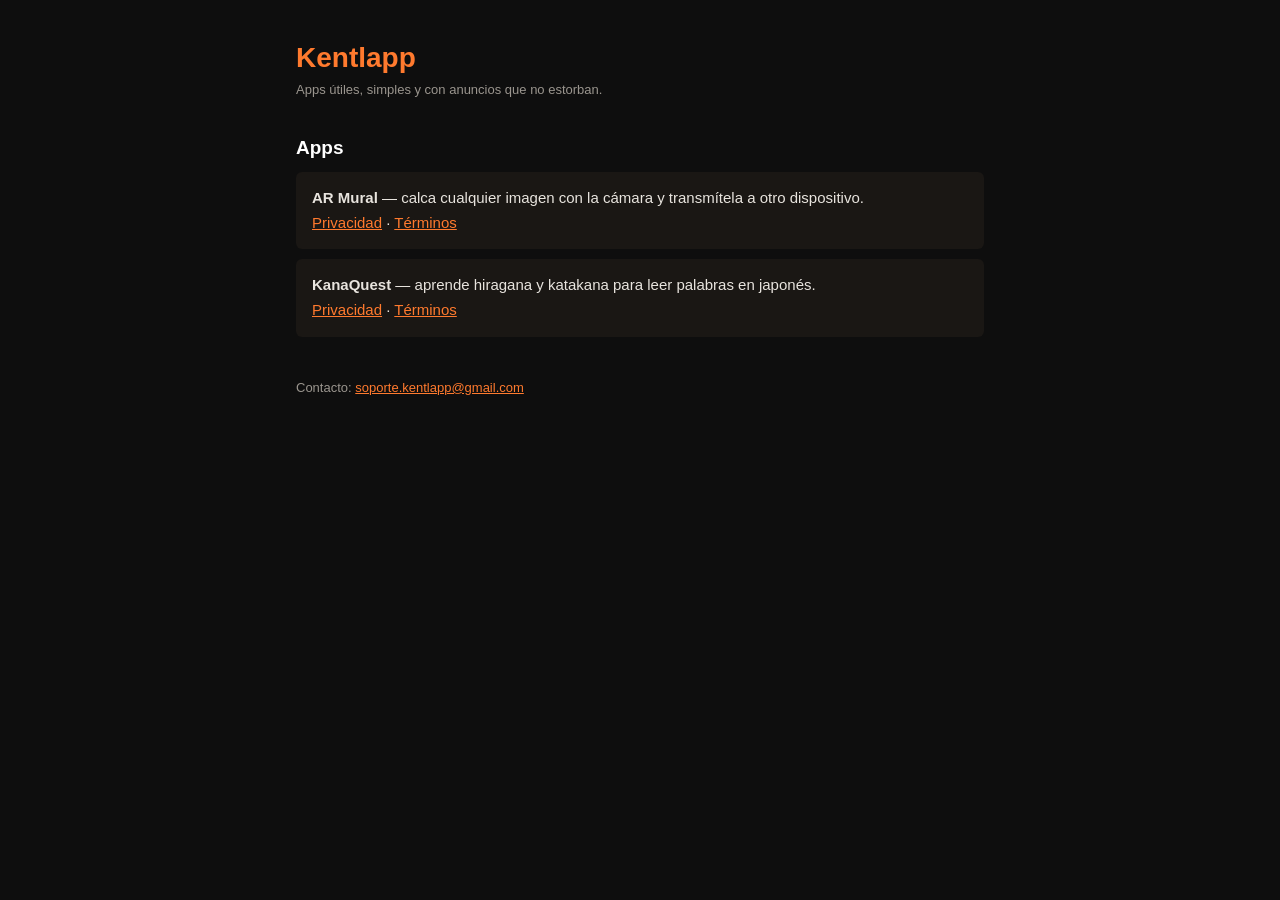
<file: index.html>
<!DOCTYPE html>
<html lang="es">
<head>
  <meta charset="UTF-8">
  <meta name="viewport" content="width=device-width, initial-scale=1.0">
  <title>Kentlapp</title>
  <link rel="stylesheet" href="legal.css">
</head>
<body>
<main>
  <h1><span>Kentlapp</span></h1>
  <p class="meta">Apps útiles, simples y con anuncios que no estorban.</p>

  <h2>Apps</h2>
  <ul class="apps">
    <li>
      <b>AR Mural</b> — calca cualquier imagen con la cámara y transmítela a otro dispositivo.<br>
      <a href="ar-mural/privacidad.html">Privacidad</a> · <a href="ar-mural/terminos.html">Términos</a>
    </li>
    <li>
      <b>KanaQuest</b> — aprende hiragana y katakana para leer palabras en japonés.<br>
      <a href="kanaquest/privacidad.html">Privacidad</a> · <a href="kanaquest/terminos.html">Términos</a>
    </li>
  </ul>

  <p class="foot">Contacto: <a href="mailto:soporte.kentlapp@gmail.com">soporte.kentlapp@gmail.com</a></p>
</main>
</body>
</html>
</file>
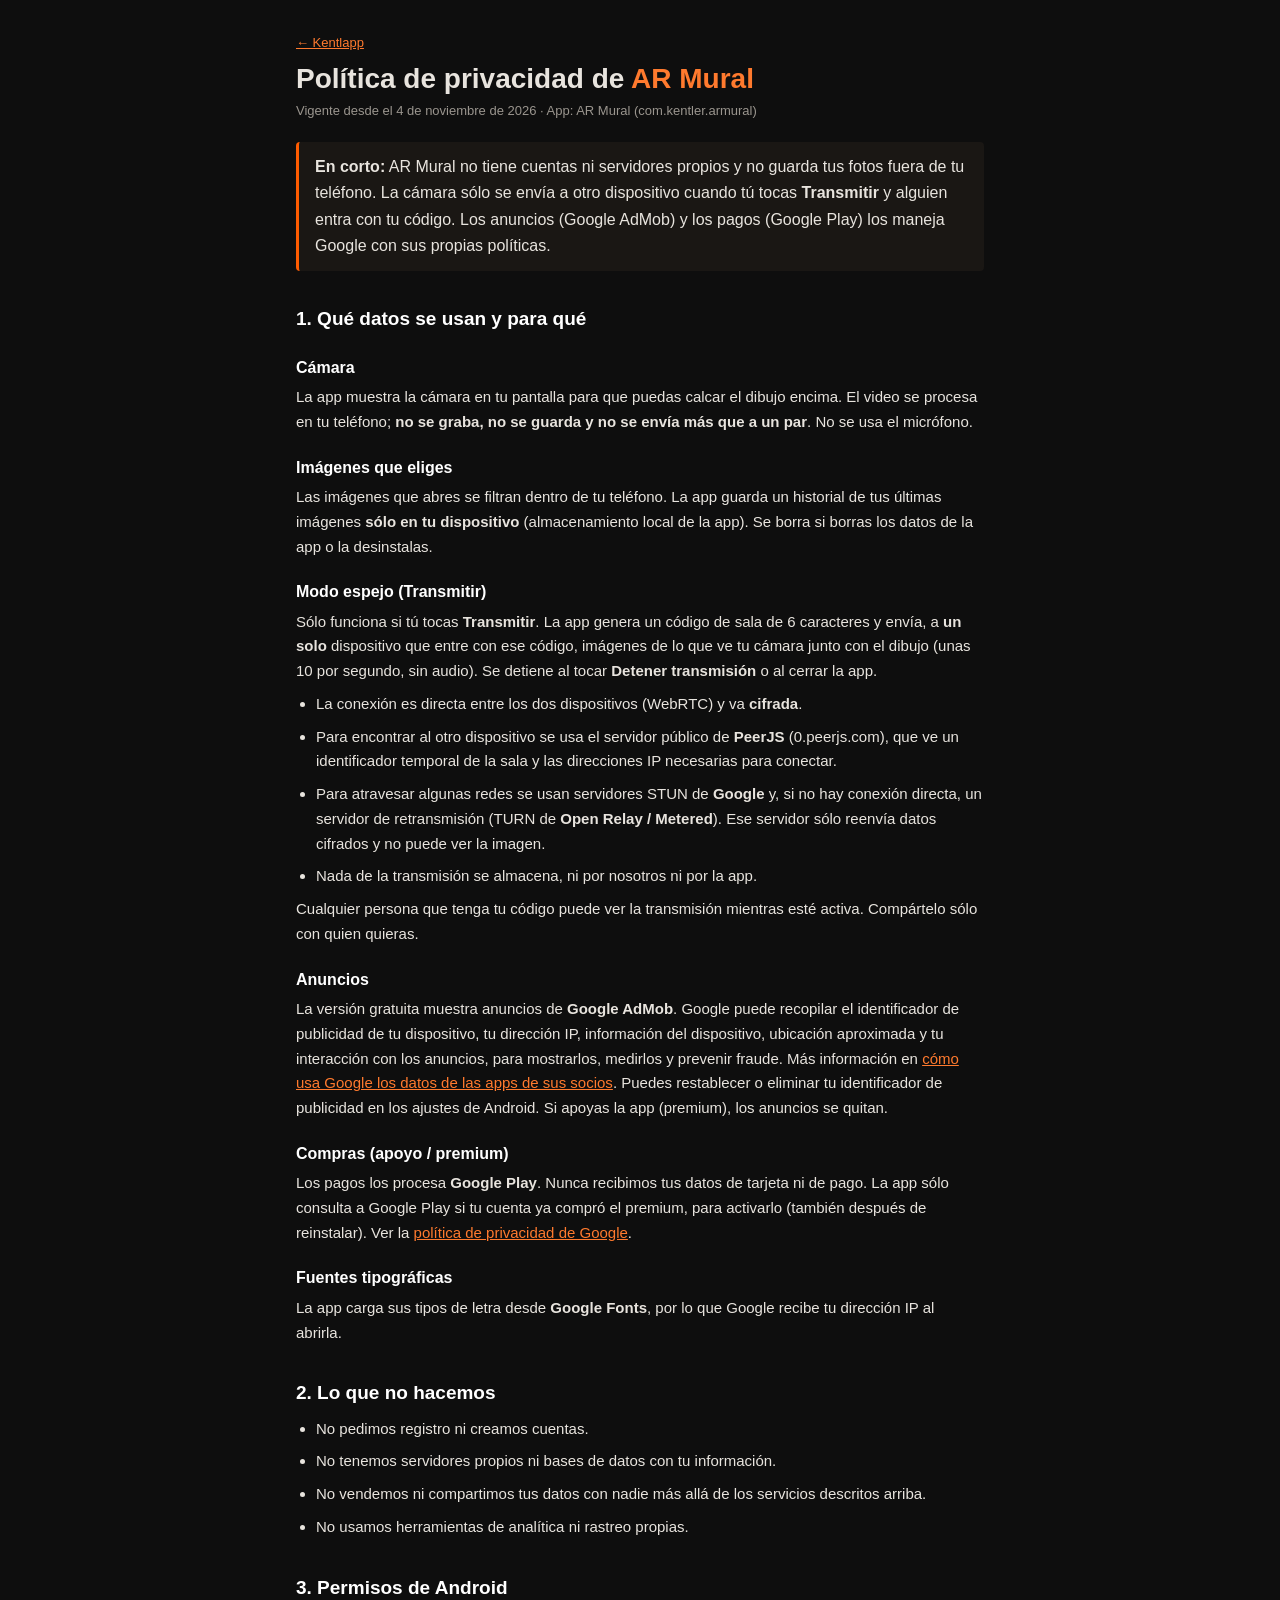
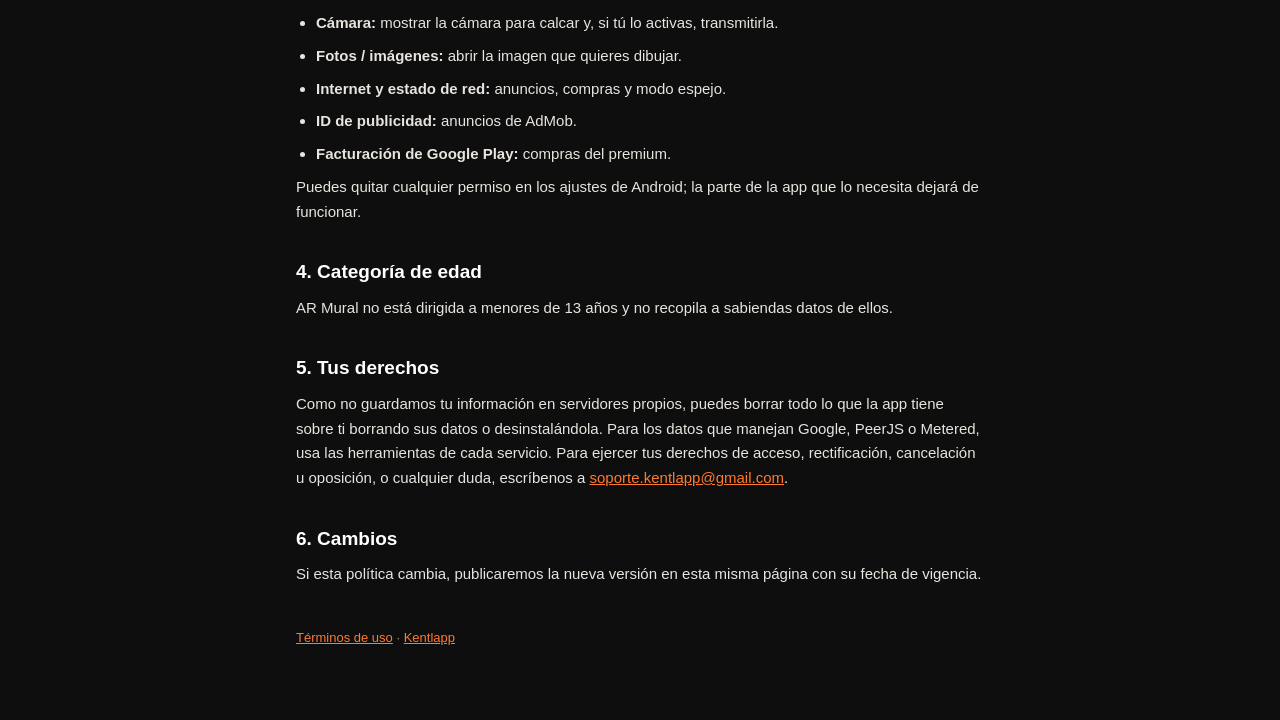
<file: ar-mural/privacidad.html>
<!DOCTYPE html>
<html lang="es">
<head>
  <meta charset="UTF-8">
  <meta name="viewport" content="width=device-width, initial-scale=1.0">
  <title>Privacidad · AR Mural</title>
  <link rel="stylesheet" href="../legal.css">
</head>
<body>
<main>
  <p class="back"><a href="../">← Kentlapp</a></p>
  <h1>Política de privacidad de <span>AR Mural</span></h1>
  <p class="meta">Vigente desde el 4 de noviembre de 2026 · App: AR Mural (com.kentler.armural)</p>

  <div class="resumen">
    <strong>En corto:</strong> AR Mural no tiene cuentas ni servidores propios y no guarda tus fotos fuera de tu teléfono.
    La cámara sólo se envía a otro dispositivo cuando tú tocas <b>Transmitir</b> y alguien entra con tu código.
    Los anuncios (Google AdMob) y los pagos (Google Play) los maneja Google con sus propias políticas.
  </div>

  <h2>1. Qué datos se usan y para qué</h2>

  <h3>Cámara</h3>
  <p>La app muestra la cámara en tu pantalla para que puedas calcar el dibujo encima. El video se procesa en tu
     teléfono; <b>no se graba, no se guarda y no se envía más que a un par</b>. No se usa el micrófono.</p>

  <h3>Imágenes que eliges</h3>
  <p>Las imágenes que abres se filtran dentro de tu teléfono. La app guarda un historial de tus últimas imágenes
     <b>sólo en tu dispositivo</b> (almacenamiento local de la app). Se borra si borras los datos de la app o la desinstalas.</p>

  <h3>Modo espejo (Transmitir)</h3>
  <p>Sólo funciona si tú tocas <b>Transmitir</b>. La app genera un código de sala de 6 caracteres y envía, a
     <b>un solo</b> dispositivo que entre con ese código, imágenes de lo que ve tu cámara junto con el dibujo
     (unas 10 por segundo, sin audio). Se detiene al tocar <b>Detener transmisión</b> o al cerrar la app.</p>
  <ul>
    <li>La conexión es directa entre los dos dispositivos (WebRTC) y va <b>cifrada</b>.</li>
    <li>Para encontrar al otro dispositivo se usa el servidor público de <b>PeerJS</b> (0.peerjs.com), que ve un
        identificador temporal de la sala y las direcciones IP necesarias para conectar.</li>
    <li>Para atravesar algunas redes se usan servidores STUN de <b>Google</b> y, si no hay conexión directa, un servidor
        de retransmisión (TURN de <b>Open Relay / Metered</b>). Ese servidor sólo reenvía datos cifrados y no puede ver la imagen.</li>
    <li>Nada de la transmisión se almacena, ni por nosotros ni por la app.</li>
  </ul>
  <p>Cualquier persona que tenga tu código puede ver la transmisión mientras esté activa. Compártelo sólo con quien quieras.</p>

  <h3>Anuncios</h3>
  <p>La versión gratuita muestra anuncios de <b>Google AdMob</b>. Google puede recopilar el identificador de publicidad
     de tu dispositivo, tu dirección IP, información del dispositivo, ubicación aproximada y tu interacción con los anuncios,
     para mostrarlos, medirlos y prevenir fraude. Más información en
     <a href="https://policies.google.com/technologies/partner-sites" target="_blank" rel="noopener">cómo usa Google los datos de las apps de sus socios</a>.
     Puedes restablecer o eliminar tu identificador de publicidad en los ajustes de Android. Si apoyas la app (premium), los anuncios se quitan.</p>

  <h3>Compras (apoyo / premium)</h3>
  <p>Los pagos los procesa <b>Google Play</b>. Nunca recibimos tus datos de tarjeta ni de pago. La app sólo consulta a
     Google Play si tu cuenta ya compró el premium, para activarlo (también después de reinstalar). Ver la
     <a href="https://policies.google.com/privacy" target="_blank" rel="noopener">política de privacidad de Google</a>.</p>

  <h3>Fuentes tipográficas</h3>
  <p>La app carga sus tipos de letra desde <b>Google Fonts</b>, por lo que Google recibe tu dirección IP al abrirla.</p>

  <h2>2. Lo que no hacemos</h2>
  <ul>
    <li>No pedimos registro ni creamos cuentas.</li>
    <li>No tenemos servidores propios ni bases de datos con tu información.</li>
    <li>No vendemos ni compartimos tus datos con nadie más allá de los servicios descritos arriba.</li>
    <li>No usamos herramientas de analítica ni rastreo propias.</li>
  </ul>

  <h2>3. Permisos de Android</h2>
  <ul>
    <li><b>Cámara:</b> mostrar la cámara para calcar y, si tú lo activas, transmitirla.</li>
    <li><b>Fotos / imágenes:</b> abrir la imagen que quieres dibujar.</li>
    <li><b>Internet y estado de red:</b> anuncios, compras y modo espejo.</li>
    <li><b>ID de publicidad:</b> anuncios de AdMob.</li>
    <li><b>Facturación de Google Play:</b> compras del premium.</li>
  </ul>
  <p>Puedes quitar cualquier permiso en los ajustes de Android; la parte de la app que lo necesita dejará de funcionar.</p>

  <h2>4. Categoría de edad</h2>
  <p>AR Mural no está dirigida a menores de 13 años y no recopila a sabiendas datos de ellos.</p>

  <h2>5. Tus derechos</h2>
  <p>Como no guardamos tu información en servidores propios, puedes borrar todo lo que la app tiene sobre ti borrando
     sus datos o desinstalándola. Para los datos que manejan Google, PeerJS o Metered, usa las herramientas de cada servicio.
     Para ejercer tus derechos de acceso, rectificación, cancelación u oposición, o cualquier duda, escríbenos a
     <a href="mailto:soporte.kentlapp@gmail.com">soporte.kentlapp@gmail.com</a>.</p>

  <h2>6. Cambios</h2>
  <p>Si esta política cambia, publicaremos la nueva versión en esta misma página con su fecha de vigencia.</p>

  <p class="foot"><a href="terminos.html">Términos de uso</a> · <a href="../">Kentlapp</a></p>
</main>
</body>
</html>
</file>
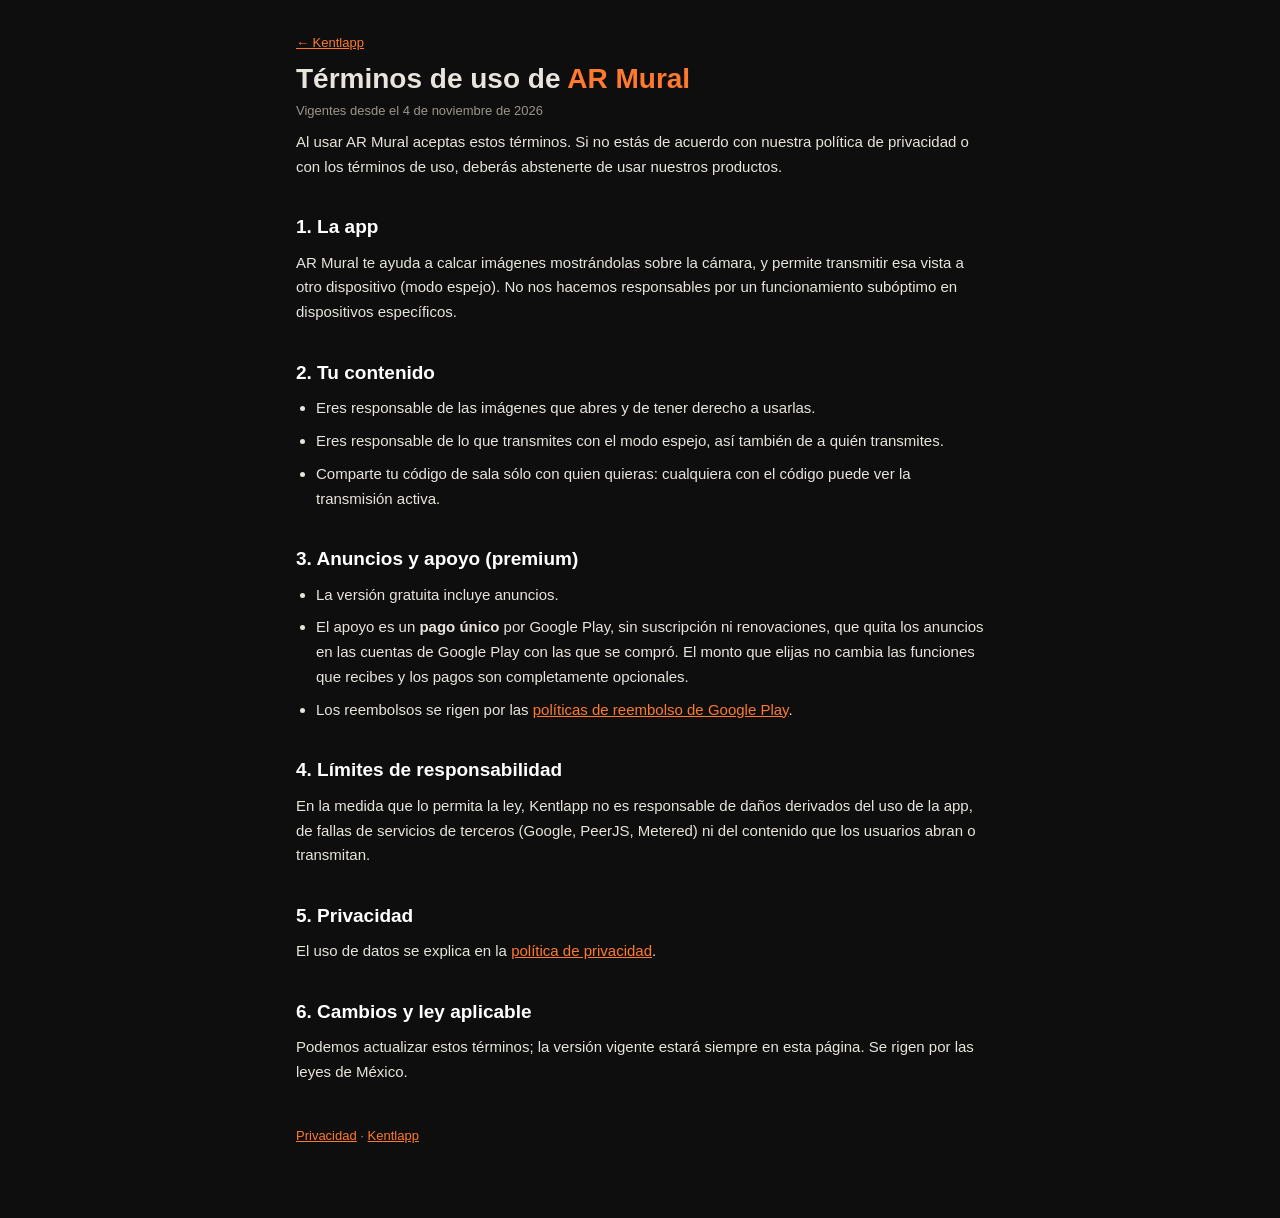
<file: ar-mural/terminos.html>
<!DOCTYPE html>
<html lang="es">
<head>
  <meta charset="UTF-8">
  <meta name="viewport" content="width=device-width, initial-scale=1.0">
  <title>Términos · AR Mural</title>
  <link rel="stylesheet" href="../legal.css">
</head>
<body>
<main>
  <p class="back"><a href="../">← Kentlapp</a></p>
  <h1>Términos de uso de <span>AR Mural</span></h1>
  <p class="meta">Vigentes desde el 4 de noviembre de 2026</p>

  <p>Al usar AR Mural aceptas estos términos. Si no estás de acuerdo con nuestra política de privacidad o con los términos de uso, deberás abstenerte de usar nuestros productos.</p>

  <h2>1. La app</h2>
  <p>AR Mural te ayuda a calcar imágenes mostrándolas sobre la cámara, y permite transmitir esa vista a otro dispositivo
     (modo espejo). No nos hacemos responsables por un funcionamiento subóptimo en dispositivos específicos.</p>

  <h2>2. Tu contenido</h2>
  <ul>
    <li>Eres responsable de las imágenes que abres y de tener derecho a usarlas.</li>
    <li>Eres responsable de lo que transmites con el modo espejo, así también de a quién transmites.</li>
    <li>Comparte tu código de sala sólo con quien quieras: cualquiera con el código puede ver la transmisión activa.</li>
  </ul>

  <h2>3. Anuncios y apoyo (premium)</h2>
  <ul>
    <li>La versión gratuita incluye anuncios.</li>
    <li>El apoyo es un <b>pago único</b> por Google Play, sin suscripción ni renovaciones, que quita los anuncios en las cuentas
        de Google Play con las que se compró. El monto que elijas no cambia las funciones que recibes y los pagos son completamente opcionales.</li>
    <li>Los reembolsos se rigen por las <a href="https://support.google.com/googleplay/answer/2479637" target="_blank" rel="noopener">políticas de reembolso de Google Play</a>.</li>
  </ul>

  <h2>4. Límites de responsabilidad</h2>
  <p>En la medida que lo permita la ley, Kentlapp no es responsable de daños derivados del uso de la app, de fallas de
     servicios de terceros (Google, PeerJS, Metered) ni del contenido que los usuarios abran o transmitan.</p>

  <h2>5. Privacidad</h2>
  <p>El uso de datos se explica en la <a href="privacidad.html">política de privacidad</a>.</p>

  <h2>6. Cambios y ley aplicable</h2>
  <p>Podemos actualizar estos términos; la versión vigente estará siempre en esta página. Se rigen por las leyes de México.</p>

  <p class="foot"><a href="privacidad.html">Privacidad</a> · <a href="../">Kentlapp</a></p>
</main>
</body>
</html>
</file>
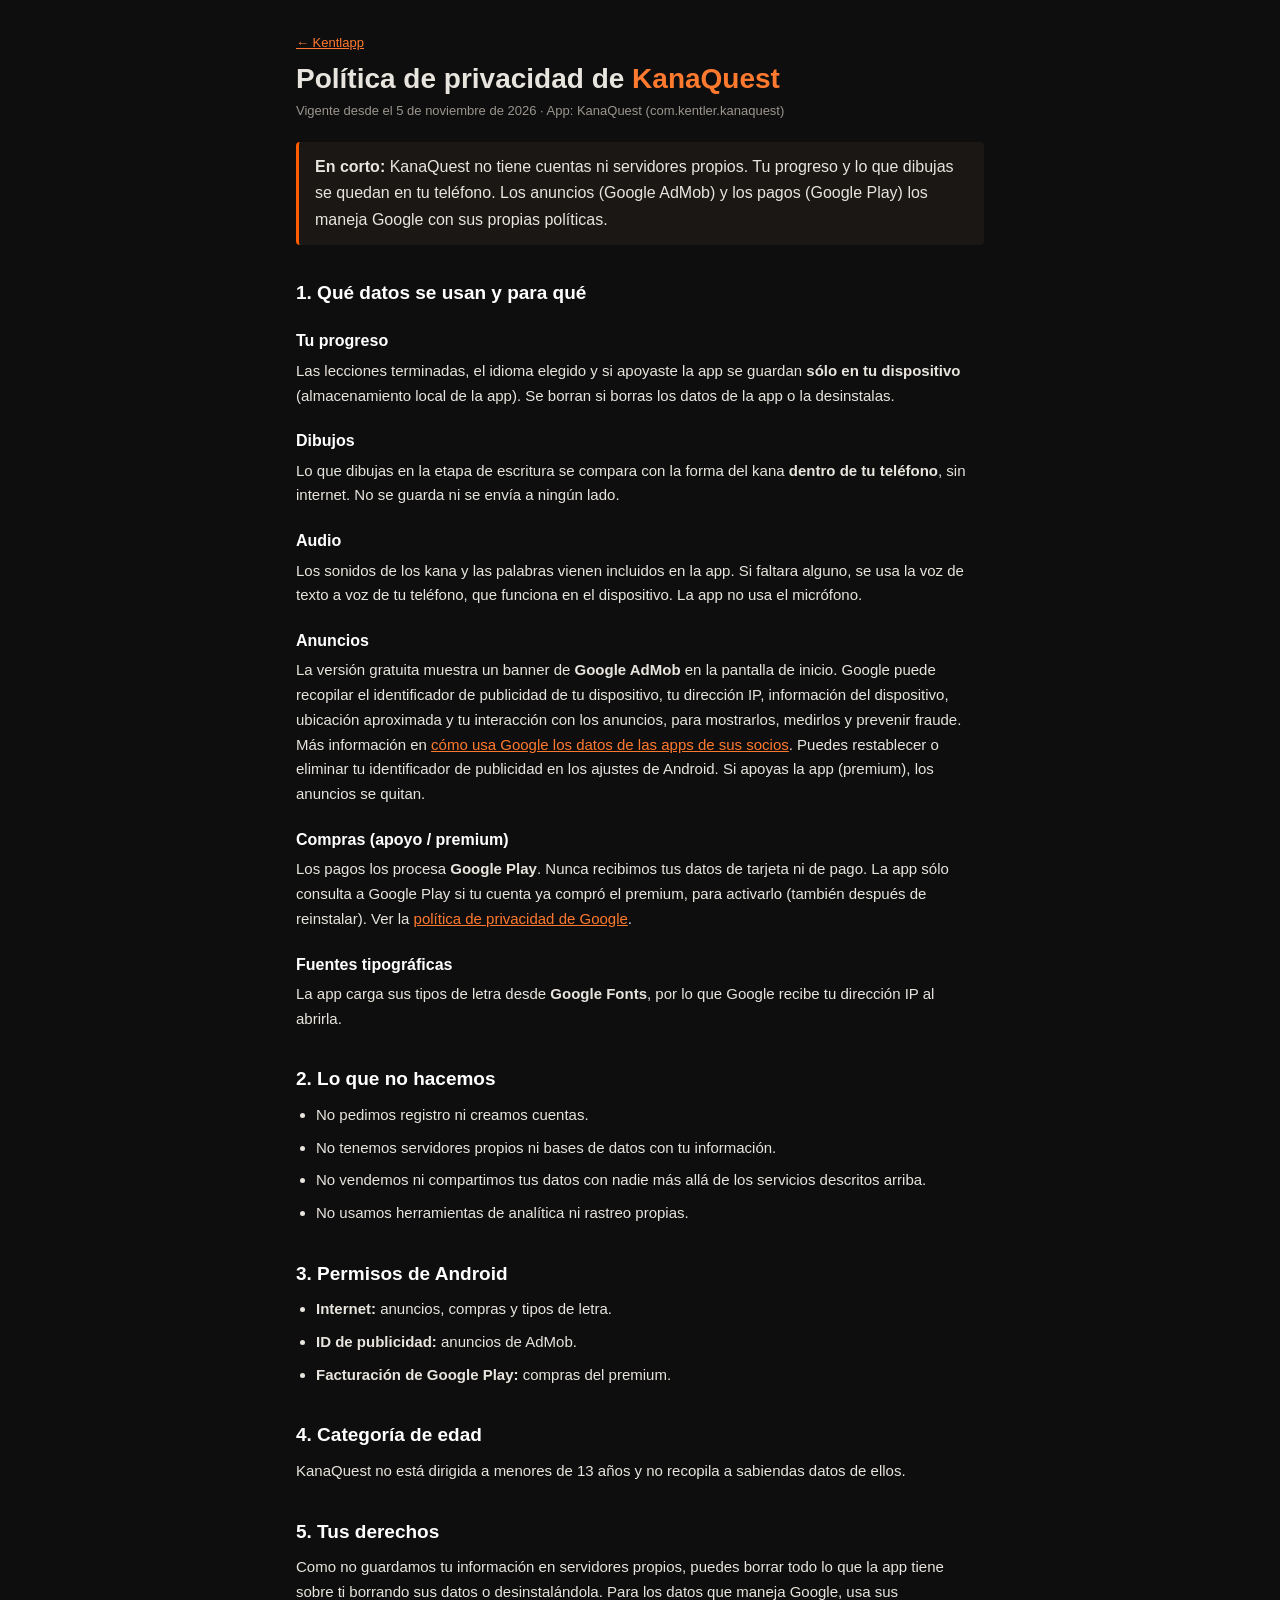
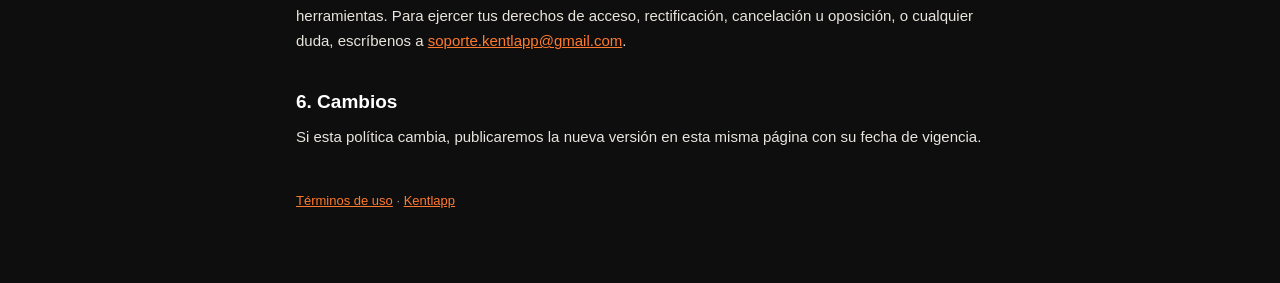
<file: kanaquest/privacidad.html>
<!DOCTYPE html>
<html lang="es">
<head>
  <meta charset="UTF-8">
  <meta name="viewport" content="width=device-width, initial-scale=1.0">
  <title>Privacidad · KanaQuest</title>
  <link rel="stylesheet" href="../legal.css">
</head>
<body>
<main>
  <p class="back"><a href="../">← Kentlapp</a></p>
  <h1>Política de privacidad de <span>KanaQuest</span></h1>
  <p class="meta">Vigente desde el 5 de noviembre de 2026 · App: KanaQuest (com.kentler.kanaquest)</p>

  <div class="resumen">
    <strong>En corto:</strong> KanaQuest no tiene cuentas ni servidores propios. Tu progreso y lo que dibujas se quedan en tu teléfono.
    Los anuncios (Google AdMob) y los pagos (Google Play) los maneja Google con sus propias políticas.
  </div>

  <h2>1. Qué datos se usan y para qué</h2>

  <h3>Tu progreso</h3>
  <p>Las lecciones terminadas, el idioma elegido y si apoyaste la app se guardan <b>sólo en tu dispositivo</b>
     (almacenamiento local de la app). Se borran si borras los datos de la app o la desinstalas.</p>

  <h3>Dibujos</h3>
  <p>Lo que dibujas en la etapa de escritura se compara con la forma del kana <b>dentro de tu teléfono</b>, sin internet.
     No se guarda ni se envía a ningún lado.</p>

  <h3>Audio</h3>
  <p>Los sonidos de los kana y las palabras vienen incluidos en la app. Si faltara alguno, se usa la voz de texto a voz
     de tu teléfono, que funciona en el dispositivo. La app no usa el micrófono.</p>

  <h3>Anuncios</h3>
  <p>La versión gratuita muestra un banner de <b>Google AdMob</b> en la pantalla de inicio. Google puede recopilar el identificador de publicidad
     de tu dispositivo, tu dirección IP, información del dispositivo, ubicación aproximada y tu interacción con los anuncios,
     para mostrarlos, medirlos y prevenir fraude. Más información en
     <a href="https://policies.google.com/technologies/partner-sites" target="_blank" rel="noopener">cómo usa Google los datos de las apps de sus socios</a>.
     Puedes restablecer o eliminar tu identificador de publicidad en los ajustes de Android. Si apoyas la app (premium), los anuncios se quitan.</p>

  <h3>Compras (apoyo / premium)</h3>
  <p>Los pagos los procesa <b>Google Play</b>. Nunca recibimos tus datos de tarjeta ni de pago. La app sólo consulta a
     Google Play si tu cuenta ya compró el premium, para activarlo (también después de reinstalar). Ver la
     <a href="https://policies.google.com/privacy" target="_blank" rel="noopener">política de privacidad de Google</a>.</p>

  <h3>Fuentes tipográficas</h3>
  <p>La app carga sus tipos de letra desde <b>Google Fonts</b>, por lo que Google recibe tu dirección IP al abrirla.</p>

  <h2>2. Lo que no hacemos</h2>
  <ul>
    <li>No pedimos registro ni creamos cuentas.</li>
    <li>No tenemos servidores propios ni bases de datos con tu información.</li>
    <li>No vendemos ni compartimos tus datos con nadie más allá de los servicios descritos arriba.</li>
    <li>No usamos herramientas de analítica ni rastreo propias.</li>
  </ul>

  <h2>3. Permisos de Android</h2>
  <ul>
    <li><b>Internet:</b> anuncios, compras y tipos de letra.</li>
    <li><b>ID de publicidad:</b> anuncios de AdMob.</li>
    <li><b>Facturación de Google Play:</b> compras del premium.</li>
  </ul>

  <h2>4. Categoría de edad</h2>
  <p>KanaQuest no está dirigida a menores de 13 años y no recopila a sabiendas datos de ellos.</p>

  <h2>5. Tus derechos</h2>
  <p>Como no guardamos tu información en servidores propios, puedes borrar todo lo que la app tiene sobre ti borrando
     sus datos o desinstalándola. Para los datos que maneja Google, usa sus herramientas.
     Para ejercer tus derechos de acceso, rectificación, cancelación u oposición, o cualquier duda, escríbenos a
     <a href="mailto:soporte.kentlapp@gmail.com">soporte.kentlapp@gmail.com</a>.</p>

  <h2>6. Cambios</h2>
  <p>Si esta política cambia, publicaremos la nueva versión en esta misma página con su fecha de vigencia.</p>

  <p class="foot"><a href="terminos.html">Términos de uso</a> · <a href="../">Kentlapp</a></p>
</main>
</body>
</html>
</file>
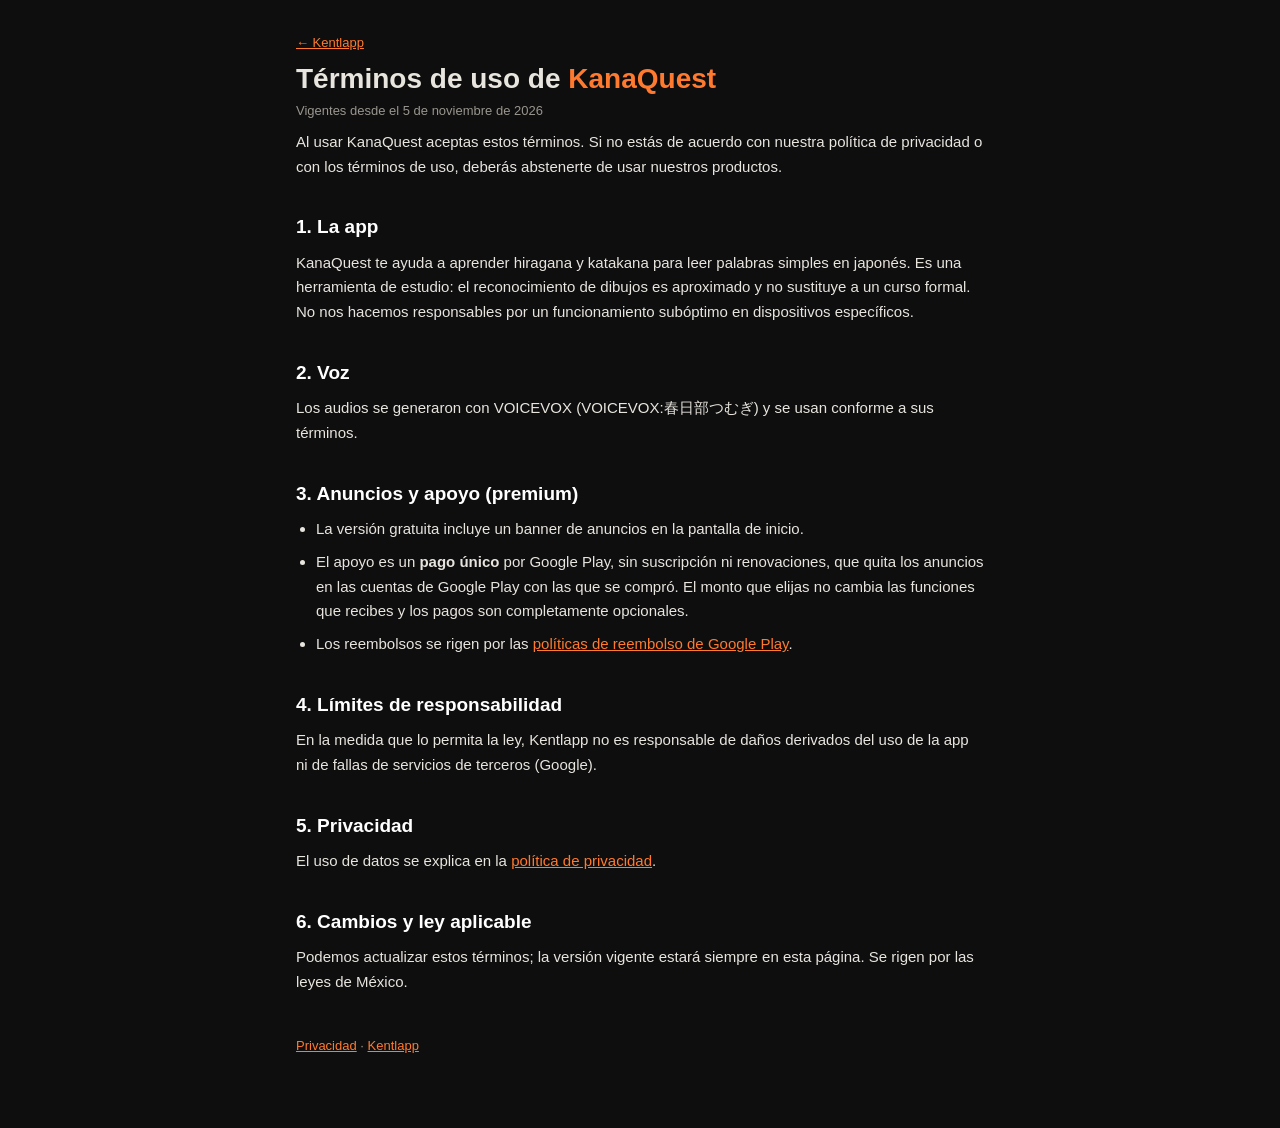
<file: kanaquest/terminos.html>
<!DOCTYPE html>
<html lang="es">
<head>
  <meta charset="UTF-8">
  <meta name="viewport" content="width=device-width, initial-scale=1.0">
  <title>Términos · KanaQuest</title>
  <link rel="stylesheet" href="../legal.css">
</head>
<body>
<main>
  <p class="back"><a href="../">← Kentlapp</a></p>
  <h1>Términos de uso de <span>KanaQuest</span></h1>
  <p class="meta">Vigentes desde el 5 de noviembre de 2026</p>

  <p>Al usar KanaQuest aceptas estos términos. Si no estás de acuerdo con nuestra política de privacidad o con los términos de uso, deberás abstenerte de usar nuestros productos.</p>

  <h2>1. La app</h2>
  <p>KanaQuest te ayuda a aprender hiragana y katakana para leer palabras simples en japonés. Es una herramienta de estudio:
     el reconocimiento de dibujos es aproximado y no sustituye a un curso formal. No nos hacemos responsables por un
     funcionamiento subóptimo en dispositivos específicos.</p>

  <h2>2. Voz</h2>
  <p>Los audios se generaron con VOICEVOX (VOICEVOX:春日部つむぎ) y se usan conforme a sus términos.</p>

  <h2>3. Anuncios y apoyo (premium)</h2>
  <ul>
    <li>La versión gratuita incluye un banner de anuncios en la pantalla de inicio.</li>
    <li>El apoyo es un <b>pago único</b> por Google Play, sin suscripción ni renovaciones, que quita los anuncios en las cuentas
        de Google Play con las que se compró. El monto que elijas no cambia las funciones que recibes y los pagos son completamente opcionales.</li>
    <li>Los reembolsos se rigen por las <a href="https://support.google.com/googleplay/answer/2479637" target="_blank" rel="noopener">políticas de reembolso de Google Play</a>.</li>
  </ul>

  <h2>4. Límites de responsabilidad</h2>
  <p>En la medida que lo permita la ley, Kentlapp no es responsable de daños derivados del uso de la app ni de fallas de
     servicios de terceros (Google).</p>

  <h2>5. Privacidad</h2>
  <p>El uso de datos se explica en la <a href="privacidad.html">política de privacidad</a>.</p>

  <h2>6. Cambios y ley aplicable</h2>
  <p>Podemos actualizar estos términos; la versión vigente estará siempre en esta página. Se rigen por las leyes de México.</p>

  <p class="foot"><a href="privacidad.html">Privacidad</a> · <a href="../">Kentlapp</a></p>
</main>
</body>
</html>
</file>
<file: legal.css>
* { box-sizing: border-box; margin: 0; padding: 0; }
body { background: #0e0e0e; color: #e8e4de; font-family: -apple-system, "Segoe UI", Roboto, sans-serif; line-height: 1.65; }
main { max-width: 720px; margin: 0 auto; padding: 32px 16px 64px; }
h1 { font-size: 28px; line-height: 1.25; margin: 8px 0 4px; }
h1 span, a { color: #ff7a2e; }
h2 { font-size: 19px; margin: 32px 0 8px; color: #fff; }
h3 { font-size: 16px; margin: 20px 0 4px; color: #fff; }
p, li { font-size: 15px; margin-bottom: 8px; }
ul { padding-left: 20px; }
.meta, .back, .foot { color: #9a958e; font-size: 13px; }
.foot { margin-top: 40px; }
.resumen { background: #1a1714; border-left: 3px solid #ff5c00; padding: 12px 16px; margin: 20px 0; border-radius: 4px; }
mark { background: #ffd54a; color: #000; padding: 0 3px; border-radius: 2px; }
.apps { list-style: none; padding: 0; }
.apps li { background: #1a1714; border-radius: 6px; padding: 14px 16px; margin-bottom: 10px; }
</file>
